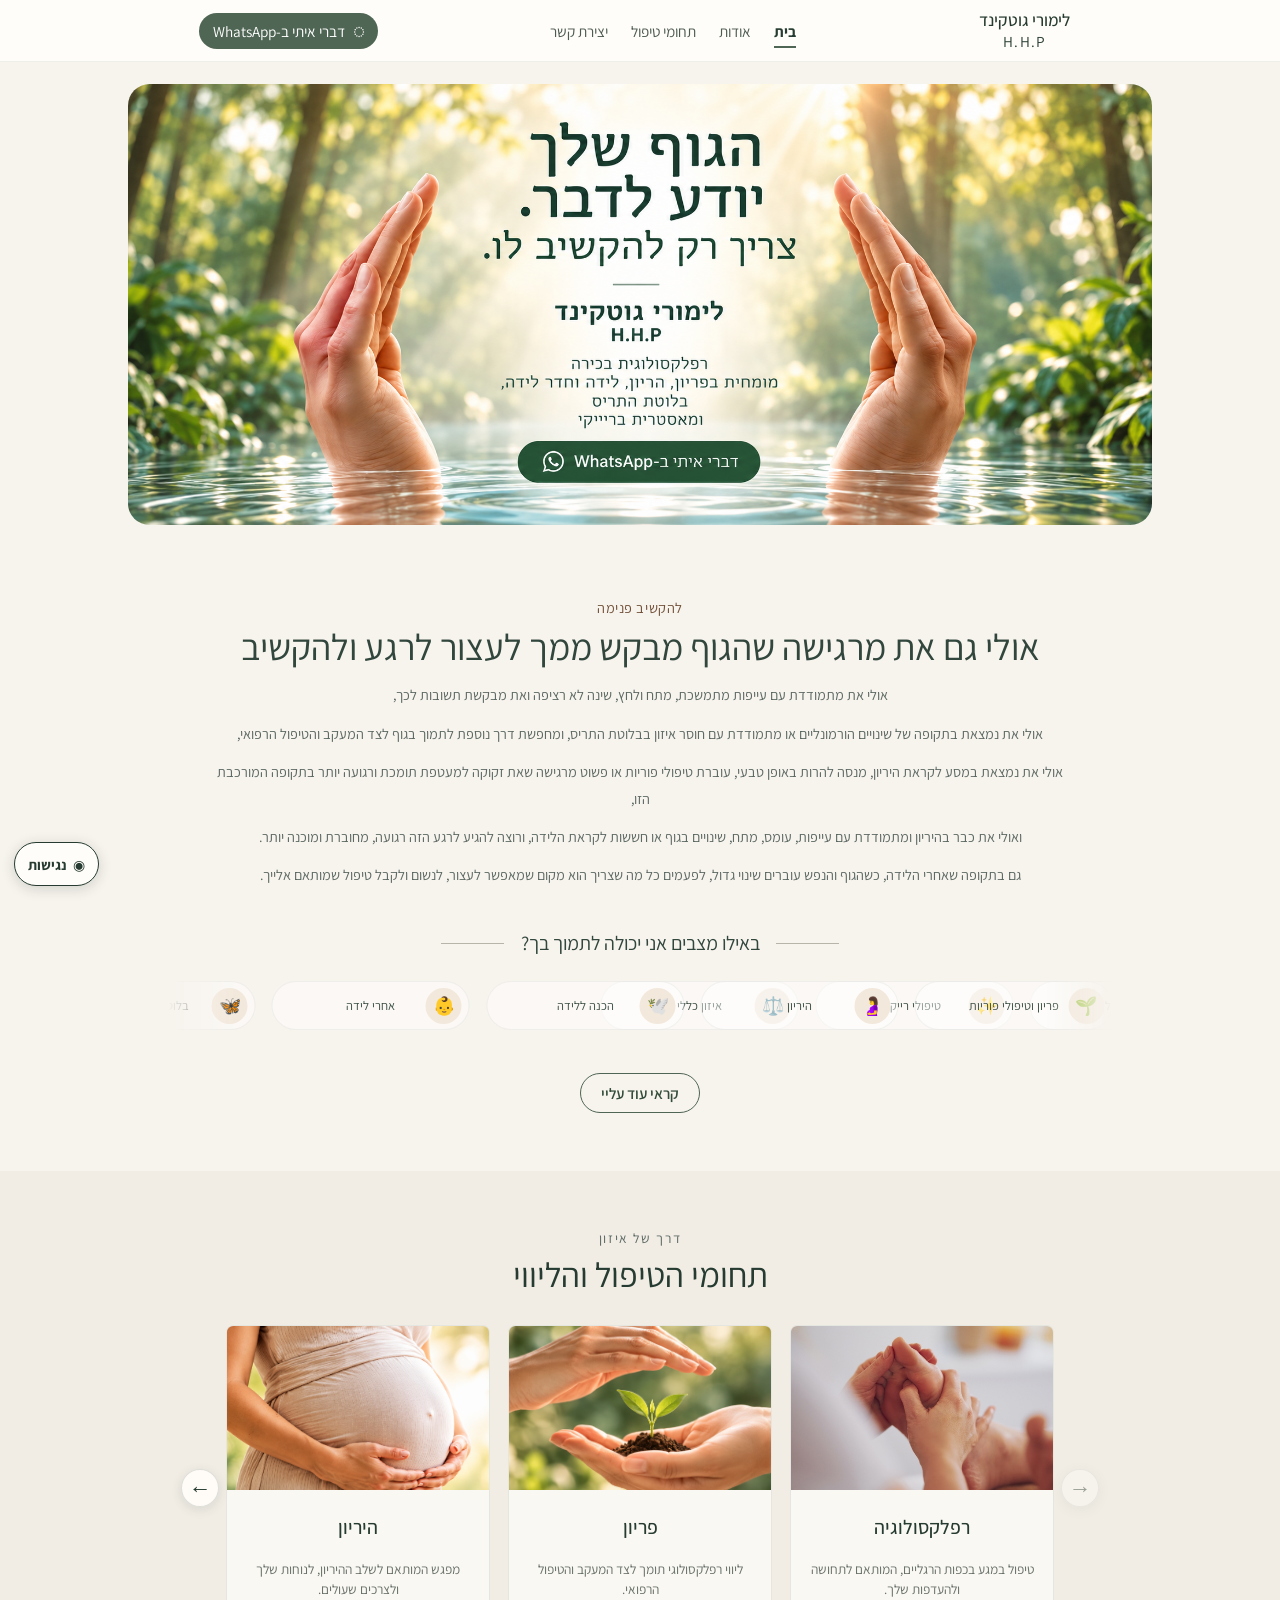
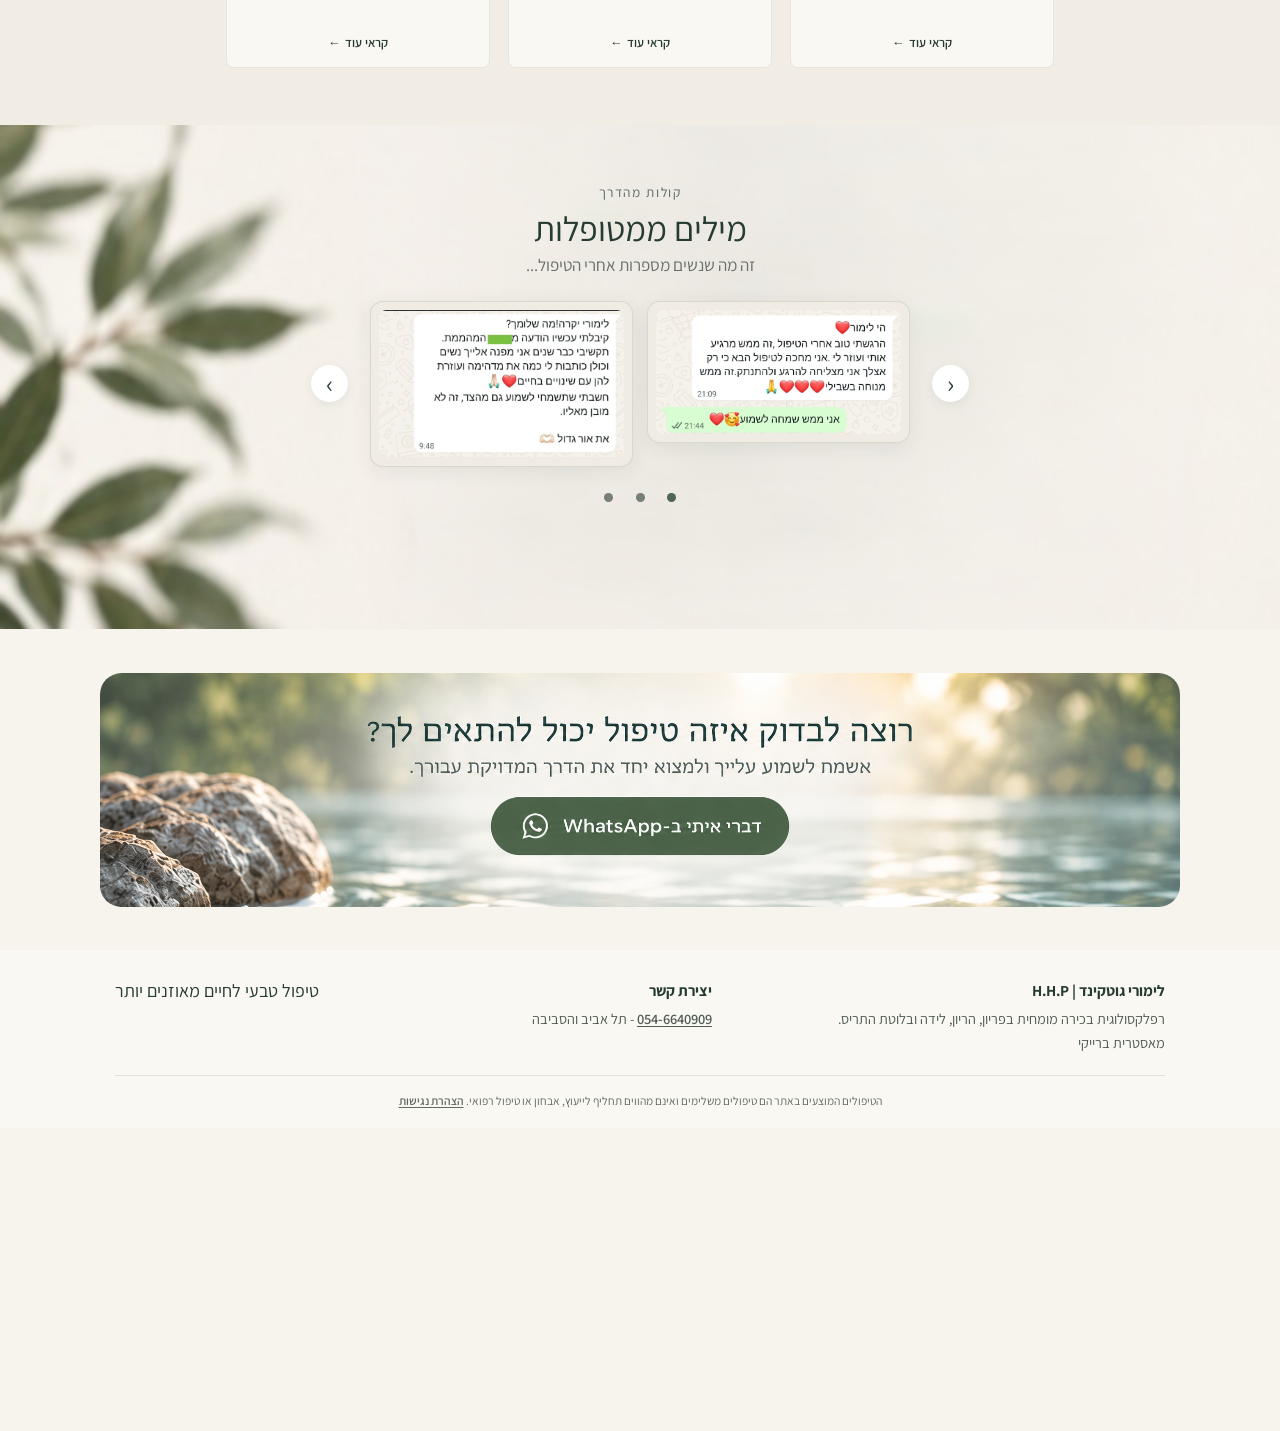
<file: index.html>
<!doctype html>
<html lang="he" dir="rtl">
  <head>
    <meta charset="UTF-8" />
    <meta name="viewport" content="width=device-width, initial-scale=1.0" />
    <meta name="description" content="טיפול טבעי ומדויק לרפלקסולוגיה, פוריות, היריון ולידה." />
    <meta property="og:title" content="לימורי גוטקינד | טיפול טבעי לחיים מאוזנים יותר" />
    <meta property="og:description" content="רפלקסולוגיה, רייקי וליווי טבעי לאורך הדרך." />
    <meta property="og:image" content="/og-image.jpg" />
    <title>לימורי גוטקינד | H.H.P</title>
    <link rel="icon" type="image/png" sizes="512x512" href="/favicon.png" />
    <link rel="stylesheet" href="styles.css" />
  </head>
  <body>
    <a class="skip-link" href="#main-content">דילוג לתוכן המרכזי</a>
    <div class="accessibility-tools">
      <button class="accessibility-toggle" id="accessibility-toggle" type="button" aria-controls="accessibility-panel" aria-expanded="false"><span aria-hidden="true">◉</span><span>נגישות</span></button>
      <div class="accessibility-panel" id="accessibility-panel" role="group" aria-label="אפשרויות נגישות" hidden>
        <h2>אפשרויות נגישות</h2>
        <button type="button" data-a11y-setting="contrast" aria-pressed="false">ניגודיות גבוהה</button>
        <button type="button" data-a11y-setting="links" aria-pressed="false">הדגשת קישורים</button>
        <button type="button" data-a11y-setting="motion" aria-pressed="false">עצירת תנועה</button>
        <button type="button" data-a11y-reset>איפוס כל הגדרות הנגישות</button>
        <button class="marquee-toggle" id="marquee-toggle" type="button" aria-controls="support-track" aria-pressed="false">השהיית גלילת האייקונים</button>
      </div>
    </div>
    <header class="site-header">
      <div class="header-inner">
        <a class="brand" href="#home"><strong>לימורי גוטקינד</strong><span>H.H.P</span></a>
        <nav class="main-nav" id="main-nav" aria-label="ניווט ראשי">
          <a class="active" href="index.html#home" aria-current="page">בית</a>
                    <a href="about.html">אודות</a>
          <a href="index.html#treatments">תחומי טיפול</a>
          <a href="index.html#contact">יצירת קשר</a>
        </nav>
        <a class="whatsapp-button header-cta" data-source="header" href="https://wa.me/972546640909?text=%D7%94%D7%99%D7%99%20%D7%9C%D7%99%D7%9E%D7%95%D7%A8%D7%99%2C%20%D7%94%D7%92%D7%A2%D7%AA%D7%99%20%D7%93%D7%A8%D7%9A%20%D7%94%D7%90%D7%AA%D7%A8%20%D7%95%D7%90%D7%A9%D7%9E%D7%97%20%D7%9C%D7%A9%D7%9E%D7%95%D7%A2%20%D7%A4%D7%A8%D7%98%D7%99%D7%9D%20%D7%9C%D7%92%D7%91%D7%99%20%D7%98%D7%99%D7%A4%D7%95%D7%9C." target="_blank" rel="noopener noreferrer"><span aria-hidden="true">◌</span><svg class="whatsapp-mark" viewBox="0 0 24 24" aria-hidden="true" focusable="false"><path d="M12 3.3a8.7 8.7 0 0 0-7.5 13.1L3.4 20l3.9-1A8.7 8.7 0 1 0 12 3.3Z" fill="none" stroke="currentColor" stroke-linecap="round" stroke-linejoin="round" stroke-width="1.8"/><path d="M8.4 7.4 7.3 8.5c-.5.5-.3 1.8.5 3.2.7 1.3 1.9 2.5 3.2 3.2 1.4.8 2.7 1 3.2.5l1.1-1.1 2.4 1.1-.4 2.3c-1.8.8-5.1-.3-8.1-3.3s-4.1-6.3-3.3-8.1l2.3-.4 1.1 2.4-1.1 1.1" fill="none" stroke="currentColor" stroke-linecap="round" stroke-linejoin="round" stroke-width="1.6"/></svg>דברי איתי ב-WhatsApp</a>
        <button class="menu-button" type="button" aria-label="פתיחת תפריט" aria-controls="main-nav" aria-expanded="false"><span></span><span></span><span></span></button>
      </div>
    </header>
    <main id="main-content" tabindex="-1">
      <section id="home" class="hero" aria-labelledby="home-title" style="background-image:url('images/hero-reference.png')"><div class="hero-wash" aria-hidden="true"></div><a class="hero-click-area" data-source="hero" href="https://wa.me/972546640909" target="_blank" rel="noopener noreferrer" aria-label="פתיחת שיחה עם לימורי ב-WhatsApp בכרטיסייה חדשה"></a><div class="hero-content"><h1 id="home-title">הגוף שלך יודע לדבר.</h1><p>לפעמים צריך רק להקשיב לו.</p></div></section>
<section id="intro" class="intro section-shell" aria-labelledby="intro-heading">

  <p class="section-kicker">להקשיב פנימה</p>

  <h2 id="intro-heading">אולי גם את מרגישה שהגוף מבקש ממך לעצור לרגע ולהקשיב</h2>

  <div class="intro-text">
    <p>
      אולי את מתמודדת עם עייפות מתמשכת, מתח ולחץ, שינה לא רציפה ואת מבקשת תשובות לכך,
    </p>
    <p>
      אולי את נמצאת בתקופה של שינויים הורמונליים או מתמודדת עם חוסר איזון בבלוטת התריס,
      ומחפשת דרך נוספת לתמוך בגוף לצד המעקב והטיפול הרפואי,
    </p>
    <p>
      אולי את נמצאת במסע לקראת היריון, מנסה להרות באופן טבעי, עוברת טיפולי פוריות או
      פשוט מרגישה שאת זקוקה למעטפת תומכת ורגועה יותר בתקופה המורכבת הזו,
    </p>
    <p>
      ואולי את כבר בהיריון ומתמודדת עם עייפות, עומס, מתח, שינויים בגוף או חששות לקראת
      הלידה, ורוצה להגיע לרגע הזה רגועה, מחוברת ומוכנה יותר.
    </p>
    <p>
      גם בתקופה שאחרי הלידה, כשהגוף והנפש עוברים שינוי גדול, לפעמים כל מה שצריך הוא
      מקום שמאפשר לעצור, לנשום ולקבל טיפול שמותאם אלייך.
    </p>
  </div>

  <div class="support-area">

    <div class="support-title">
      <span aria-hidden="true"></span>
      <h3>באילו מצבים אני יכולה לתמוך בך?</h3>
      <span aria-hidden="true"></span>
    </div>

    <div class="support-marquee" role="region" aria-label="תחומים שבהם ניתן לקבל תמיכה">
      <div class="support-track" id="support-track">
        <div class="support-tags">
          <div class="support-tag"><span class="tag-icon" aria-hidden="true">🌱</span><span>פריון וטיפולי פוריות</span></div>
          <div class="support-tag"><span class="tag-icon" aria-hidden="true">🤰</span><span>היריון</span></div>
          <div class="support-tag"><span class="tag-icon" aria-hidden="true">🕊️</span><span>הכנה ללידה</span></div>
          <div class="support-tag"><span class="tag-icon" aria-hidden="true">👶</span><span>אחרי לידה</span></div>
          <div class="support-tag"><span class="tag-icon" aria-hidden="true">🦋</span><span>בלוטת התריס</span></div>
          <div class="support-tag"><span class="tag-icon" aria-hidden="true">🌙</span><span>שינה</span></div>
          <div class="support-tag"><span class="tag-icon" aria-hidden="true">🫧</span><span>מתח וסטרס</span></div>
          <div class="support-tag"><span class="tag-icon" aria-hidden="true">🔋</span><span>עייפות</span></div>
          <div class="support-tag"><span class="tag-icon" aria-hidden="true">💪</span><span>שרירים תפוסים</span></div>
          <div class="support-tag"><span class="tag-icon" aria-hidden="true">🦶</span><span>רפלקסולוגיה לנשים</span></div>
          <div class="support-tag"><span class="tag-icon" aria-hidden="true">✨</span><span>טיפולי רייקי</span></div>
          <div class="support-tag"><span class="tag-icon" aria-hidden="true">⚖️</span><span>איזון כללי</span></div>
        </div>
        <div class="support-tags" aria-hidden="true">
          <div class="support-tag"><span class="tag-icon" aria-hidden="true">🌱</span><span>פריון וטיפולי פוריות</span></div>
          <div class="support-tag"><span class="tag-icon" aria-hidden="true">🤰</span><span>היריון</span></div>
          <div class="support-tag"><span class="tag-icon" aria-hidden="true">🕊️</span><span>הכנה ללידה</span></div>
          <div class="support-tag"><span class="tag-icon" aria-hidden="true">👶</span><span>אחרי לידה</span></div>
          <div class="support-tag"><span class="tag-icon" aria-hidden="true">🦋</span><span>בלוטת התריס</span></div>
          <div class="support-tag"><span class="tag-icon" aria-hidden="true">🌙</span><span>שינה</span></div>
          <div class="support-tag"><span class="tag-icon" aria-hidden="true">🫧</span><span>מתח וסטרס</span></div>
          <div class="support-tag"><span class="tag-icon" aria-hidden="true">🔋</span><span>עייפות</span></div>
          <div class="support-tag"><span class="tag-icon" aria-hidden="true">💪</span><span>שרירים תפוסים</span></div>
          <div class="support-tag"><span class="tag-icon" aria-hidden="true">🦶</span><span>רפלקסולוגיה לנשים</span></div>
          <div class="support-tag"><span class="tag-icon" aria-hidden="true">✨</span><span>טיפולי רייקי</span></div>
          <div class="support-tag"><span class="tag-icon" aria-hidden="true">⚖️</span><span>איזון כללי</span></div>
        </div>
      </div>
    </div>

  </div>
  <br><br>
  <a class="stories-link about-link" href="about.html"> קראי עוד עליי</a>

</section>
      <section id="treatments" class="treatments section-shell" aria-labelledby="treatments-heading">
        <p class="section-kicker">דרך של איזון</p>
        <h2 id="treatments-heading">תחומי הטיפול והליווי</h2>
        <div class="treatment-carousel">
          <button class="treatment-carousel-arrow treatment-previous" type="button" aria-label="התחום הקודם" aria-controls="treatment-grid" data-treatment-step="-1">→</button>
          <div class="treatment-grid" id="treatment-grid" role="region" aria-roledescription="קרוסלה" aria-label="תחומי הטיפול">
          <article class="treatment-card" aria-roledescription="שקופית" aria-label="1 מתוך 5: רפלקסולוגיה">
            <img src="images/reff.jpg" alt="כפות רגליים">
            <div class="card-body">
              <h3>רפלקסולוגיה</h3>
              <p>טיפול במגע בכפות הרגליים, המותאם לתחושה ולהעדפות שלך.</p>
              <button class="treatment-details" type="button" data-treatment="reflexology">קראי עוד<span aria-hidden="true">←</span></button>
            </div>
          </article>
          <article class="treatment-card" aria-roledescription="שקופית" aria-label="2 מתוך 5: פריון">
            <img class="fertility-image" src="images/Pirion.png" alt="אישה בהיריון">
            <div class="card-body">
              <h3>פריון</h3>
              <p>ליווי רפלקסולוגי תומך לצד המעקב והטיפול הרפואי.</p>
              <button class="treatment-details" type="button" data-treatment="fertility">קראי עוד<span aria-hidden="true">←</span></button>
            </div>
          </article>
          <article class="treatment-card" aria-roledescription="שקופית" aria-label="3 מתוך 5: היריון">
            <img class="pregnancy-image" src="images/treatment-pregnancy.png" alt="אישה בהיריון">
            <div class="card-body">
              <h3>היריון</h3>
              <p>מפגש המותאם לשלב ההיריון, לנוחות שלך ולצרכים שעולים.</p>
              <button class="treatment-details" type="button" data-treatment="pregnancy">קראי עוד<span aria-hidden="true">←</span></button>
            </div>
          </article>
          <article class="treatment-card" aria-roledescription="שקופית" aria-label="4 מתוך 5: לידה">
            <img src="images/Lida.png" alt="כפות רגליים של תינוק אחרי לידה">
            <div class="card-body">
              <h3>לידה</h3>
              <p>הכנה ותמיכה רפלקסולוגית לקראת הלידה ובתיאום עם הצוות המטפל.</p>
              <button class="treatment-details" type="button" data-treatment="birth">קראי עוד<span aria-hidden="true">←</span></button>
            </div>
          </article>
          <article class="treatment-card" aria-roledescription="שקופית" aria-label="5 מתוך 5: רייקי">
            <img src="images/treatment-reiki.png" alt="ידיים במפגש טיפולי">
            <div class="card-body">
              <h3>רייקי</h3>
              <p>מרחב רגוע לעצירה, הקשבה ומגע מותאם, בהתאם להעדפות שלך.</p>
              <button class="treatment-details" type="button" data-treatment="reiki">קראי עוד<span aria-hidden="true">←</span></button>
            </div>
          </article>
          </div>
          <button class="treatment-carousel-arrow treatment-next" type="button" aria-label="התחום הבא" aria-controls="treatment-grid" data-treatment-step="1">←</button>
          <p class="visually-hidden" id="treatment-status" role="status" aria-live="polite"></p>
        </div>
      </section>
      <dialog class="treatment-dialog" id="treatment-dialog" aria-labelledby="treatment-dialog-title" aria-describedby="treatment-dialog-content">
        <button class="treatment-dialog-close" type="button" aria-label="סגירת החלון">×</button>
        <p class="section-kicker">הטיפול והליווי</p>
        <h2 id="treatment-dialog-title"></h2>
        <div id="treatment-dialog-content"></div>
        <p class="treatment-dialog-note">הטיפולים הם משלימים ואינם מהווים תחליף לייעוץ, אבחון או טיפול רפואי.</p>
      </dialog>
      <section class="testimonials section-shell" role="region" aria-labelledby="testimonials-heading" aria-roledescription="קרוסלה" style="background-image:url('images/צילום\ מסך\ 2026-09-13\ 172906.png')"><p class="section-kicker">קולות מהדרך</p><h2 id="testimonials-heading">מילים ממטופלות</h2><p class="section-subtitle">זה מה שנשים מספרות אחרי הטיפול...</p><div class="testimonial-stage" role="group" aria-label="המלצות מטופלות"><button class="carousel-arrow" type="button" data-direction="1" aria-label="הביקורות הבאות" aria-controls="testimonial-gallery">‹</button><div class="testimonial-gallery" id="testimonial-gallery" role="group" aria-label="קבוצת המלצות" aria-live="polite"><figure class="testimonial-frame"><img src="images/P1.png" alt="צילום מסך של הודעת המלצה על טיפול מרגיע ותומך." loading="lazy"><figcaption><details class="testimonial-transcript"><p>היי לימור, הרגשתי טוב אחרי הטיפול, זה ממש מרגיע אותי ועוזר לי. אני מחכה לטיפול הבא, כי רק אצלך אני מצליחה להירגע ולהתנתק. זה ממש מנוחה בשבילי. אני ממש שמחה לשמוע.</p></details></figcaption></figure><figure class="testimonial-frame"><img src="images/P2.png" alt="צילום מסך של הודעת המלצה על ליווי לנשים בתקופות של שינוי." loading="lazy"><figcaption><details class="testimonial-transcript"><summary>קריאת ההמלצה כטקסט</summary><p>לימורי יקרה, מה שלומך? קיבלתי עכשיו הודעה מהשם שמוסתר בתמונה. תקשיבי, כבר שנים אני מפנה אלייך נשים, וכולן כותבות לי כמה את מדהימה ועוזרת להן עם שינויים בחיים. חשבתי שתשמחי לשמוע גם מהצד, זה לא מובן מאליו. את אור גדול.</p></details></figcaption></figure></div><button class="carousel-arrow" type="button" data-direction="-1" aria-label="הביקורות הקודמות" aria-controls="testimonial-gallery">›</button></div><div class="dots" role="group" aria-label="בחירת קבוצת המלצות"><button class="selected" type="button" data-slide="0" aria-label="קבוצת המלצות 1" aria-controls="testimonial-gallery" aria-pressed="true"></button><button type="button" data-slide="1" aria-label="קבוצת המלצות 2" aria-controls="testimonial-gallery" aria-pressed="false"></button><button type="button" data-slide="2" aria-label="קבוצת המלצות 3" aria-controls="testimonial-gallery" aria-pressed="false"></button></div><a class="stories-link" href="stories.html">לקריאת סיפורים נוספים</a></section>
      <section id="contact" class="final-cta" aria-labelledby="contact-heading" style="background-image:url('images/final-cta-reference.png')"><div class="final-cta-wash" aria-hidden="true"></div><a class="cta-click-area" data-source="final_cta" href="https://wa.me/972546640909" target="_blank" rel="noopener noreferrer" aria-label="פתיחת שיחה עם לימורי ב-WhatsApp בכרטיסייה חדשה"></a><div class="final-cta-content"><h2 id="contact-heading">רוצה לבדוק איזה טיפול יכול להתאים לך?</h2><p>אשמח לשמוע עלייך ולמצוא יחד את הדרך המדויקת עבורך.</p></div></section>
    </main>
    <footer class="site-footer"><div class="footer-grid"><div>
    <strong>לימורי גוטקינד | H.H.P</strong>
    <p>רפלקסולוגית בכירה מומחית בפריון, הריון, לידה ובלוטת התריס.<br> מאסטרית ברייקי</p>
  </div><div><strong>יצירת קשר</strong><p><a href="https://wa.me/972546640909" target="_blank" rel="noopener noreferrer">054-6640909</a> - תל אביב והסביבה</p></div><div class="footer-statement">טיפול טבעי לחיים מאוזנים יותר</div></div><small>הטיפולים המוצעים באתר הם טיפולים משלימים ואינם מהווים תחליף לייעוץ, אבחון או טיפול רפואי. <a href="accessibility.html">הצהרת נגישות</a></small></footer>
    <script src="script.js"></script>
  </body>
</html>
</file>
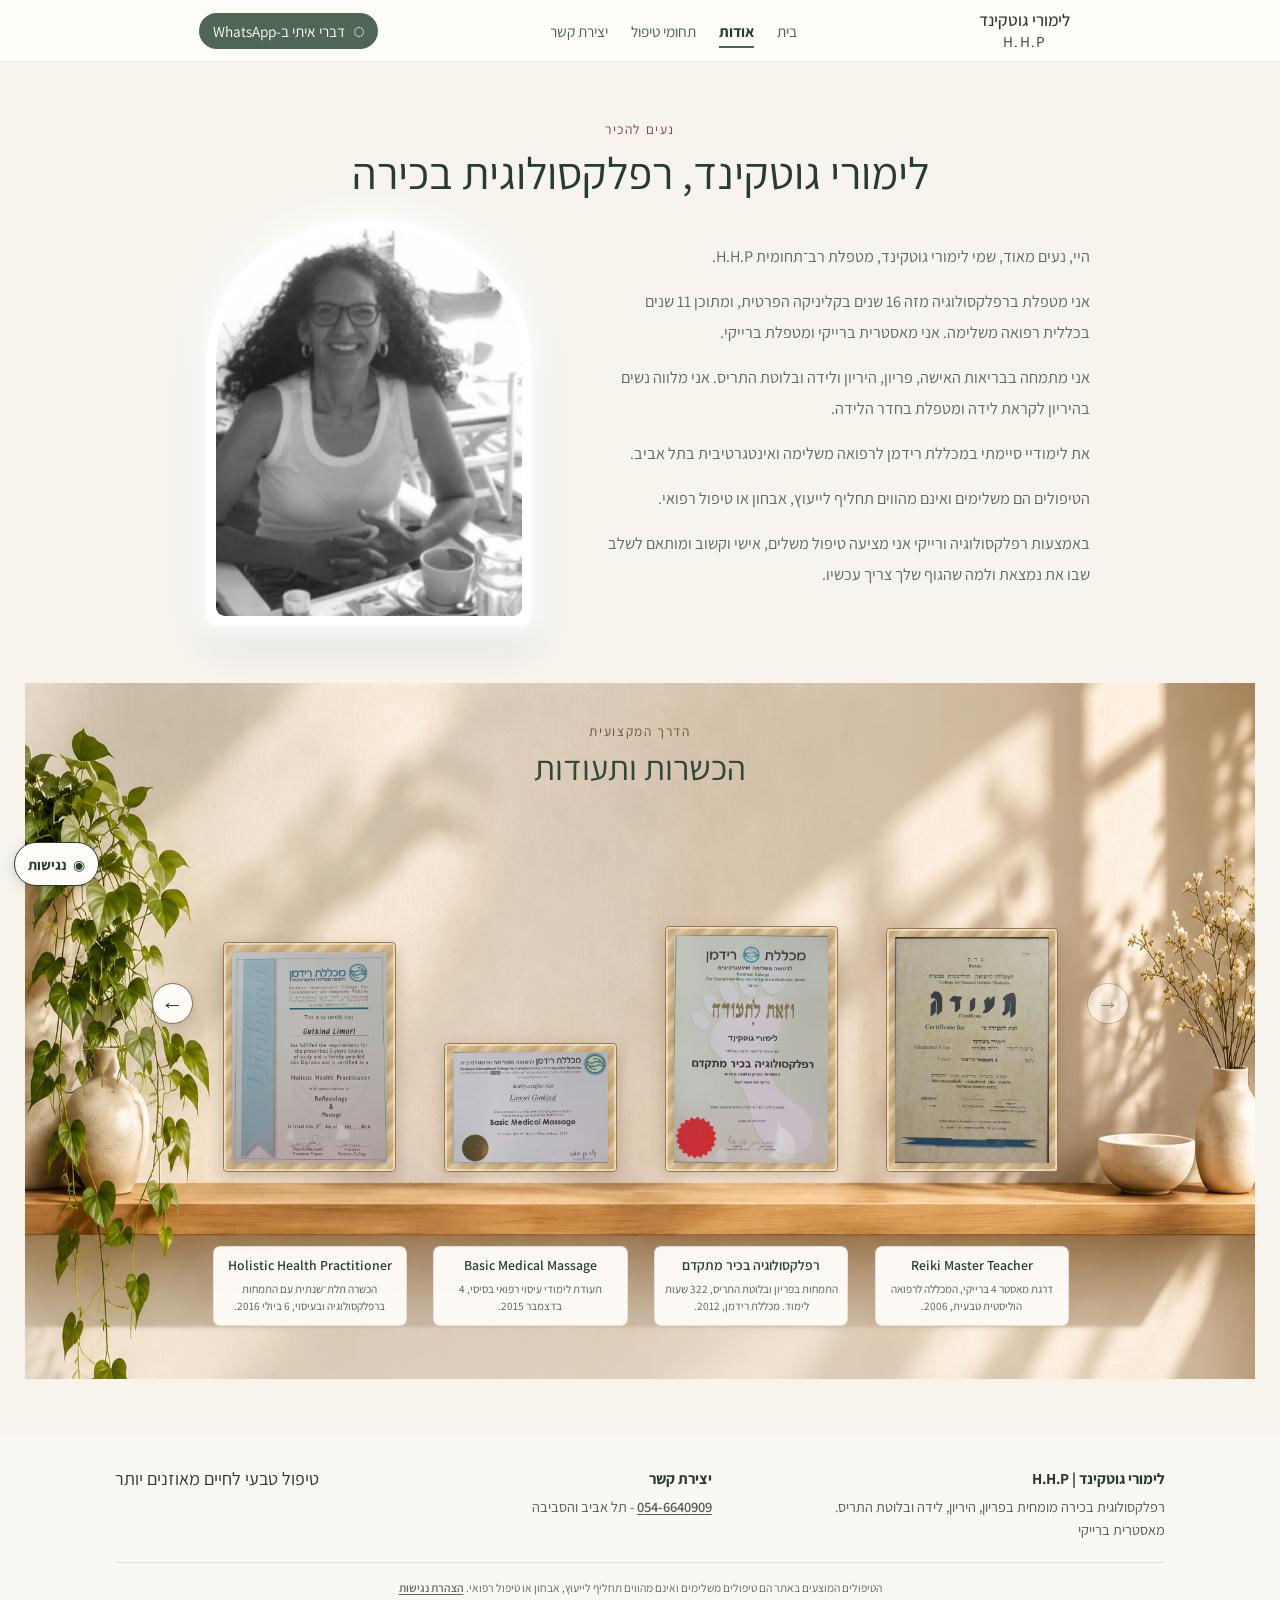
<file: about.html>
<!doctype html>
<html lang="he" dir="rtl">
  <head>
    <meta charset="UTF-8" />
    <meta name="viewport" content="width=device-width, initial-scale=1.0" />
    <meta name="description" content="הכירי את לימורי גוטקינד, רפלקסולוגית בכירה ומאסטרית ברייקי." />
    <meta property="og:title" content="אודות לימורי גוטקינד" />
    <meta property="og:description" content="רפלקסולוגיה, רייקי וליווי אישי בתקופות של שינוי." />
    <title>אודות לימורי גוטקינד | H.H.P</title>
    <link rel="icon" type="image/png" sizes="512x512" href="/favicon.png" />
    <link rel="stylesheet" href="styles.css" />
  </head>
  <body>
    <a class="skip-link" href="#main-content">דילוג לתוכן המרכזי</a>
    <div class="accessibility-tools">
      <button class="accessibility-toggle" id="accessibility-toggle" type="button" aria-controls="accessibility-panel" aria-expanded="false"><span aria-hidden="true">◉</span><span>נגישות</span></button>
      <div class="accessibility-panel" id="accessibility-panel" role="group" aria-label="אפשרויות נגישות" hidden>
        <h2>אפשרויות נגישות</h2>
        <button type="button" data-a11y-setting="contrast" aria-pressed="false">ניגודיות גבוהה</button>
        <button type="button" data-a11y-setting="links" aria-pressed="false">הדגשת קישורים</button>
        <button type="button" data-a11y-setting="motion" aria-pressed="false">עצירת תנועה</button>
        <button type="button" data-a11y-reset>איפוס כל הגדרות הנגישות</button>
      </div>
    </div>
    <header class="site-header">
      <div class="header-inner">
        <a class="brand" href="index.html"><strong>לימורי גוטקינד</strong><span>H.H.P</span></a>
        <nav class="main-nav" id="main-nav" aria-label="ניווט ראשי">
          <a href="index.html#home">בית</a>
                    <a class="active" href="about.html" aria-current="page">אודות</a>
          <a href="index.html#treatments">תחומי טיפול</a>
          <a href="index.html#contact">יצירת קשר</a>
        </nav>
        <a class="whatsapp-button header-cta" href="https://wa.me/972546640909" target="_blank" rel="noopener noreferrer"><span aria-hidden="true">◌</span><svg class="whatsapp-mark" viewBox="0 0 24 24" aria-hidden="true" focusable="false"><path d="M12 3.3a8.7 8.7 0 0 0-7.5 13.1L3.4 20l3.9-1A8.7 8.7 0 1 0 12 3.3Z" fill="none" stroke="currentColor" stroke-linecap="round" stroke-linejoin="round" stroke-width="1.8"/><path d="M8.4 7.4 7.3 8.5c-.5.5-.3 1.8.5 3.2.7 1.3 1.9 2.5 3.2 3.2 1.4.8 2.7 1 3.2.5l1.1-1.1 2.4 1.1-.4 2.3c-1.8.8-5.1-.3-8.1-3.3s-4.1-6.3-3.3-8.1l2.3-.4 1.1 2.4-1.1 1.1" fill="none" stroke="currentColor" stroke-linecap="round" stroke-linejoin="round" stroke-width="1.6"/></svg>דברי איתי ב-WhatsApp</a>
        <button class="menu-button" type="button" aria-label="פתיחת תפריט" aria-controls="main-nav" aria-expanded="false"><span></span><span></span><span></span></button>
      </div>
    </header>
    <main id="main-content" tabindex="-1">
      <section class="about-page section-shell" aria-labelledby="about-heading">
        <p class="section-kicker">נעים להכיר</p>
        <h1 id="about-heading">לימורי גוטקינד, רפלקסולוגית בכירה</h1>
        <div class="about-layout">
          <div class="about-copy">
            <p>היי, נעים מאוד, שמי לימורי גוטקינד, מטפלת רב־תחומית H.H.P.</p>
            <p>אני מטפלת ברפלקסולוגיה מזה 16 שנים בקליניקה הפרטית, ומתוכן 11 שנים בכללית רפואה משלימה. אני מאסטרית ברייקי ומטפלת ברייקי.</p>
            <p>אני מתמחה בבריאות האישה, פריון, היריון ולידה ובלוטת התריס. אני מלווה נשים בהיריון לקראת לידה ומטפלת בחדר הלידה.</p>
            <p>את לימודיי סיימתי במכללת רידמן לרפואה משלימה ואינטגרטיבית בתל אביב.</p>
            <p>הטיפולים הם משלימים ואינם מהווים תחליף לייעוץ, אבחון או טיפול רפואי.</p>
            <p>באמצעות רפלקסולוגיה ורייקי אני מציעה טיפול משלים, אישי וקשוב ומותאם לשלב שבו את נמצאת ולמה שהגוף שלך צריך עכשיו.</p>
          </div>
          <figure class="about-image-frame">
            <img src="images/LIMORI.png" alt="לימורי גוטקינד, מטפלת ברפלקסולוגיה ורייקי" />
          </figure>
        </div>
        <section class="credentials" aria-labelledby="credentials-title">
          <p class="section-kicker">הדרך המקצועית</p>
          <h2 id="credentials-title">הכשרות ותעודות</h2>
          <div class="certificate-carousel" id="certificate-carousel" role="region" aria-roledescription="קרוסלה" aria-labelledby="credentials-title">
            <button class="certificate-arrow certificate-previous" type="button" data-certificate-step="-1" aria-label="התעודות הקודמות" aria-controls="certificate-track">→</button>
            <div class="certificate-track" id="certificate-track" tabindex="0" aria-label="תעודות והכשרות">
              <figure class="certificate-card" aria-roledescription="שקופית" aria-label="תעודה 1 מתוך 6: Reiki Master Teacher">
                <div class="certificate-frame"><img src="images/T6.png" alt="תעודת Reiki Master Teacher, דרגה 4, מכללת ברק, 2006." loading="lazy" /></div>
                <figcaption class="certificate-caption"><h3>Reiki Master Teacher</h3><p>דרגת מאסטר 4 ברייקי, המכללה לרפואה הוליסטית טבעית, 2006.</p></figcaption>
              </figure>
              <figure class="certificate-card" aria-roledescription="שקופית" aria-label="תעודה 2 מתוך 6: רפלקסולוגיה בכיר מתקדם">
                <div class="certificate-frame"><img src="images/T2.png" alt="תעודת לימודי רפלקסולוגיה בכיר מתקדם, בהתמחות בפריון ובלוטת התריס, 322 שעות לימוד, 2012." loading="lazy" /></div>
                <figcaption class="certificate-caption"><h3>רפלקסולוגיה בכיר מתקדם</h3><p>התמחות בפריון ובלוטת התריס, 322 שעות לימוד. מכללת רידמן, 2012.</p></figcaption>
              </figure>
              <figure class="certificate-card" aria-roledescription="שקופית" aria-label="תעודה 3 מתוך 6: Basic Medical Massage">
                <div class="certificate-frame"><img src="images/T3.png" alt="תעודת Basic Medical Massage, 4 בדצמבר 2015." loading="lazy" /></div>
                <figcaption class="certificate-caption"><h3>Basic Medical Massage</h3><p>תעודת לימודי עיסוי רפואי בסיסי, 4 בדצמבר 2015.</p></figcaption>
              </figure>
              <figure class="certificate-card" aria-roledescription="שקופית" aria-label="תעודה 4 מתוך 6: Holistic Health Practitioner">
                <div class="certificate-frame"><img src="images/T4.png" alt="תעודת Holistic Health Practitioner עם התמחות ברפלקסולוגיה ובעיסוי, 2016." loading="lazy" /></div>
                <figcaption class="certificate-caption"><h3>Holistic Health Practitioner</h3><p>הכשרה תלת־שנתית עם התמחות ברפלקסולוגיה ובעיסוי, 6 ביולי 2016.</p></figcaption>
              </figure>
              <figure class="certificate-card" aria-roledescription="שקופית" aria-label="תעודה 5 מתוך 6: קורס הרה מאמא">
                <div class="certificate-frame">
                  <img src="images/T1.png" alt="תעודת סיום קורס הרה מאמא, בהדרכת גילה רונאל, 27 שעות אקדמיות, אפריל עד מאי 2025." />
                </div>
                <figcaption class="certificate-caption">
                  <h3>קורס הרה מאמא</h3>
                  <p>תעודת סיום קורס בהדרכת גילה רונאל, בהיקף 27 שעות אקדמיות (אפריל–מאי 2025).</p>
                </figcaption>
              </figure>
              <figure class="certificate-card" aria-roledescription="שקופית" aria-label="תעודה 6 מתוך 6: הכשרת מטפלות בחדרי לידה">
                <div class="certificate-frame"><img src="images/T5.png" alt="תעודת סיום קורס הכשרת מטפלות בחדרי לידה, 90 שעות אקדמיות, 2026." loading="lazy" /></div>
                <figcaption class="certificate-caption"><h3>הכשרת מטפלות בחדרי לידה</h3><p>תעודת סיום קורס בהיקף 90 שעות אקדמיות (מאי–ספטמבר 2026).</p></figcaption>
              </figure>
            </div>
            <button class="certificate-arrow certificate-next" type="button" data-certificate-step="1" aria-label="התעודות הבאות" aria-controls="certificate-track">←</button>
            <p class="visually-hidden" id="certificate-status" role="status" aria-live="polite"></p>
          </div>
        </section>
      </section>
      </main>
    <footer class="site-footer">
      <div class="footer-grid">
        <div><strong>לימורי גוטקינד | H.H.P</strong><p>רפלקסולוגית בכירה מומחית בפריון, היריון, לידה ובלוטת התריס.<br />מאסטרית ברייקי</p></div>
        <div><strong>יצירת קשר</strong><p><a href="https://wa.me/972546640909" target="_blank" rel="noopener noreferrer">054-6640909</a> - תל אביב והסביבה</p></div>
        <div class="footer-statement">טיפול טבעי לחיים מאוזנים יותר</div>
      </div>
      <small>הטיפולים המוצעים באתר הם טיפולים משלימים ואינם מהווים תחליף לייעוץ, אבחון או טיפול רפואי. <a href="accessibility.html">הצהרת נגישות</a></small>
    </footer>
    <script src="script.js"></script>
  </body>
</html>
</file>
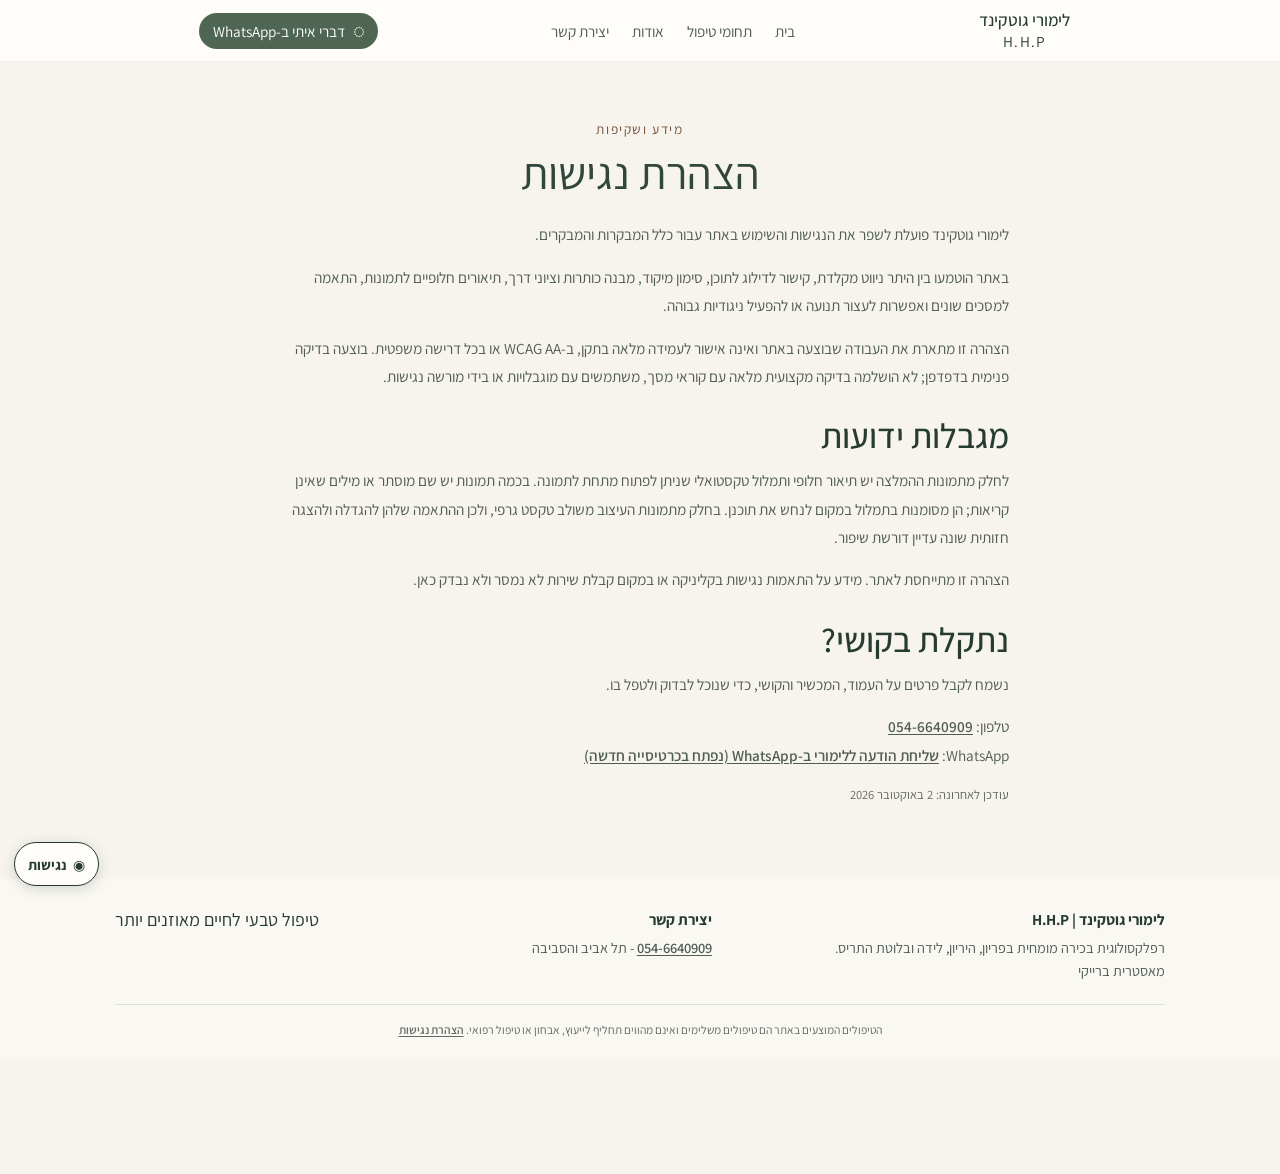
<file: accessibility.html>
<!doctype html>
<html lang="he" dir="rtl">
  <head>
    <meta charset="UTF-8" />
    <meta name="viewport" content="width=device-width, initial-scale=1.0" />
    <meta name="description" content="הצהרת נגישות ומידע על דרכים לקבל סיוע בשימוש באתר לימורי גוטקינד." />
    <title>הצהרת נגישות | לימורי גוטקינד</title>
    <link rel="icon" type="image/png" sizes="512x512" href="/favicon.png" />
    <link rel="stylesheet" href="styles.css" />
  </head>
  <body>
    <a class="skip-link" href="#main-content">דילוג לתוכן המרכזי</a>
    <div class="accessibility-tools">
      <button class="accessibility-toggle" id="accessibility-toggle" type="button" aria-controls="accessibility-panel" aria-expanded="false"><span aria-hidden="true">◉</span><span>נגישות</span></button>
      <div class="accessibility-panel" id="accessibility-panel" role="group" aria-label="אפשרויות נגישות" hidden>
        <h2>אפשרויות נגישות</h2>
        <button type="button" data-a11y-setting="contrast" aria-pressed="false">ניגודיות גבוהה</button>
        <button type="button" data-a11y-setting="links" aria-pressed="false">הדגשת קישורים</button>
        <button type="button" data-a11y-setting="motion" aria-pressed="false">עצירת תנועה</button>
        <button type="button" data-a11y-reset>איפוס כל הגדרות הנגישות</button>
      </div>
    </div>
    <header class="site-header">
      <div class="header-inner">
        <a class="brand" href="index.html"><strong>לימורי גוטקינד</strong><span>H.H.P</span></a>
        <nav class="main-nav" id="main-nav" aria-label="ניווט ראשי">
          <a href="index.html#home">בית</a>
          <a href="index.html#treatments">תחומי טיפול</a>
          <a href="about.html">אודות</a>
          <a href="index.html#contact">יצירת קשר</a>
        </nav>
        <a class="whatsapp-button header-cta" href="https://wa.me/972546640909" target="_blank" rel="noopener noreferrer"><span aria-hidden="true">◌</span><svg class="whatsapp-mark" viewBox="0 0 24 24" aria-hidden="true" focusable="false"><path d="M12 3.3a8.7 8.7 0 0 0-7.5 13.1L3.4 20l3.9-1A8.7 8.7 0 1 0 12 3.3Z" fill="none" stroke="currentColor" stroke-linecap="round" stroke-linejoin="round" stroke-width="1.8"/><path d="M8.4 7.4 7.3 8.5c-.5.5-.3 1.8.5 3.2.7 1.3 1.9 2.5 3.2 3.2 1.4.8 2.7 1 3.2.5l1.1-1.1 2.4 1.1-.4 2.3c-1.8.8-5.1-.3-8.1-3.3s-4.1-6.3-3.3-8.1l2.3-.4 1.1 2.4-1.1 1.1" fill="none" stroke="currentColor" stroke-linecap="round" stroke-linejoin="round" stroke-width="1.6"/></svg>דברי איתי ב-WhatsApp</a>
        <button class="menu-button" type="button" aria-label="פתיחת תפריט" aria-controls="main-nav" aria-expanded="false"><span></span><span></span><span></span></button>
      </div>
    </header>
    <main id="main-content" tabindex="-1">
      <section class="accessibility-page section-shell" aria-labelledby="accessibility-title">
        <p class="section-kicker">מידע ושקיפות</p>
        <h1 id="accessibility-title">הצהרת נגישות</h1>
        <div class="accessibility-copy">
          <p>לימורי גוטקינד פועלת לשפר את הנגישות והשימוש באתר עבור כלל המבקרות והמבקרים.</p>
          <p>באתר הוטמעו בין היתר ניווט מקלדת, קישור לדילוג לתוכן, סימון מיקוד, מבנה כותרות וציוני דרך, תיאורים חלופיים לתמונות, התאמה למסכים שונים ואפשרות לעצור תנועה או להפעיל ניגודיות גבוהה.</p>
          <p>הצהרה זו מתארת את העבודה שבוצעה באתר ואינה אישור לעמידה מלאה בתקן, ב-WCAG AA או בכל דרישה משפטית. בוצעה בדיקה פנימית בדפדפן; לא הושלמה בדיקה מקצועית מלאה עם קוראי מסך, משתמשים עם מוגבלויות או בידי מורשה נגישות.</p>
          <h2>מגבלות ידועות</h2>
          <p>לחלק מתמונות ההמלצה יש תיאור חלופי ותמלול טקסטואלי שניתן לפתוח מתחת לתמונה. בכמה תמונות יש שם מוסתר או מילים שאינן קריאות; הן מסומנות בתמלול במקום לנחש את תוכנן. בחלק מתמונות העיצוב משולב טקסט גרפי, ולכן ההתאמה שלהן להגדלה ולהצגה חזותית שונה עדיין דורשת שיפור.</p>
          <p>הצהרה זו מתייחסת לאתר. מידע על התאמות נגישות בקליניקה או במקום קבלת שירות לא נמסר ולא נבדק כאן.</p>
          <h2>נתקלת בקושי?</h2>
          <p>נשמח לקבל פרטים על העמוד, המכשיר והקושי, כדי שנוכל לבדוק ולטפל בו.</p>
          <p class="accessibility-contact">טלפון: <a href="tel:+972546640909">054-6640909</a><br />WhatsApp: <a href="https://wa.me/972546640909" target="_blank" rel="noopener noreferrer">שליחת הודעה ללימורי ב-WhatsApp (נפתח בכרטיסייה חדשה)</a></p>
          <p class="accessibility-updated">עודכן לאחרונה: 2 באוקטובר 2026</p>
        </div>
      </section>
    </main>
    <footer class="site-footer">
      <div class="footer-grid">
        <div><strong>לימורי גוטקינד | H.H.P</strong><p>רפלקסולוגית בכירה מומחית בפריון, היריון, לידה ובלוטת התריס.<br />מאסטרית ברייקי</p></div>
        <div><strong>יצירת קשר</strong><p><a href="https://wa.me/972546640909" target="_blank" rel="noopener noreferrer">054-6640909</a> - תל אביב והסביבה</p></div>
        <div class="footer-statement">טיפול טבעי לחיים מאוזנים יותר</div>
      </div>
      <small>הטיפולים המוצעים באתר הם טיפולים משלימים ואינם מהווים תחליף לייעוץ, אבחון או טיפול רפואי. <a href="accessibility.html" aria-current="page">הצהרת נגישות</a></small>
    </footer>
    <script src="script.js"></script>
  </body>
</html>
</file>
<file: styles.css>
@import url('https://fonts.googleapis.com/css2?family=Assistant:wght@400;500;600;700&display=swap');

:root {
  color-scheme: light;
  --content-width: 1200px;
  font-family: 'Assistant', sans-serif;
  color: #263b31;
  background: #f7f4ee;
  font-synthesis: none;
  text-rendering: optimizeLegibility;
}

* { box-sizing: border-box; }
html { scroll-behavior: smooth; }
body { margin: 0; min-width: 320px; background: #f7f4ee; }
a { color: inherit; text-decoration: none; }
button { font: inherit; }
a:focus-visible, button:focus-visible, summary:focus-visible, [tabindex="-1"]:focus-visible { outline: 3px solid #71451f; outline-offset: 3px; }
:target { scroll-margin-block-start: 6rem; }
.skip-link { position: fixed; top: 12px; right: 12px; z-index: 30; padding: 12px 16px; transform: translateY(-160%); border-radius: 4px; background: #263b31; color: #fff; font-size: 16px; font-weight: 700; }
.skip-link:focus { transform: translateY(0); }

.site-header { position: sticky; top: 0; z-index: 5; background: rgba(255, 253, 249, .96); border-bottom: 1px solid rgba(38, 59, 49, .07); }
.header-inner { width: min(var(--content-width), 100%); height: 78px; margin: auto; padding: 0 28px; display: flex; align-items: center; justify-content: space-between; gap: 28px; }
.brand { display: flex; flex: 0 0 auto; flex-direction: column; align-items: center; min-width: 145px; line-height: 1.05; }
.brand strong { font-size: 18px; font-weight: 500; }
.brand span { font-family: 'Assistant', sans-serif; font-size: 16px; letter-spacing: .08em; margin-top: 3px; }
.main-nav { display: flex; align-items: stretch; justify-content: center; gap: clamp(20px, 3vw, 42px); height: 100%; }
.main-nav a { position: relative; display: flex; align-items: center; font-size: 16px; color: #4e5b53; white-space: nowrap; }
.main-nav a.active { font-weight: 700; color: #263b31; }
.main-nav a.active::after { content: ''; position: absolute; bottom: 18px; left: 0; right: 0; height: 2px; background: #4f6654; }
.whatsapp-button { display: inline-flex; align-items: center; justify-content: center; gap: 9px; min-height: 44px; padding: 10px 22px; border-radius: 999px; background: #4f6654; color: #fff; font-size: 16px; white-space: nowrap; transition: background .2s, transform .2s; }
.whatsapp-button:hover { background: #344d3b; transform: translateY(-2px); }
.whatsapp-button span { font-size: 23px; line-height: 1; }
.whatsapp-mark { display: none; width: 24px; height: 24px; }
.header-cta { flex: 0 0 auto; min-width: 190px; }
.menu-button { display: none; background: none; border: 0; padding: 8px; cursor: pointer; }
.menu-button span { display: block; width: 24px; height: 2px; margin: 5px; background: #263b31; }

.hero { position: relative; isolation: isolate; width: 100%; aspect-ratio: 866 / 372; background-position: center; background-size: 100% 100%; background-repeat: no-repeat; display: grid; place-items: center; overflow: hidden; }
.hero-wash, .final-cta-wash { position: absolute; inset: 0; background: transparent; z-index: -1; }
.hero-click-area, .cta-click-area { position: absolute; inset: 0; z-index: 2; cursor: pointer; }
.hero-content, .final-cta-content { position: absolute; width: 1px; height: 1px; overflow: hidden; clip-path: inset(50%); }

.section-shell { width: min(var(--content-width), 100%); margin: auto; padding: 82px 28px; text-align: center; }
.section-shell h2 { margin: 0 0 15px; font-weight: 400; font-size: clamp(35px, 4vw, 50px); line-height: 1.1; }
.section-kicker { margin: 0 0 10px; font-size: 15px; letter-spacing: .12em; color: #5d6964; }
#intro { width: 100%; max-width: none; direction: rtl; text-align: center; padding: 70px 24px 80px; background: #f7f3ed; color: #31463d; }
#intro .section-kicker { margin-bottom: 10px; color: #72513a; font-size: 16px; letter-spacing: .04em; }
#intro h2 { margin: 0 0 14px; color: #31463d; font-size: clamp(33px, calc(5vw - 5px), 53px); font-weight: 400; line-height: 1.15; }
#intro .intro-lead { margin-bottom: 28px; color: #5d6964; font-size: 20px; }
#intro .intro-text { max-width: 950px; margin: 0 auto; color: #5d6964; font-size: 18px; line-height: 1.9; }
#intro .intro-text p { margin: 0 0 12px; }
.support-area { margin-top: 46px; }
.support-title { display: flex; align-items: center; justify-content: center; gap: 18px; margin-bottom: 28px; }
.support-title span { width: 70px; height: 1px; background: #b7b4aa; }
.support-title h3 { margin: 0; color: #31463d; font-size: 26px; font-weight: 400; }
.support-marquee { max-width: 1050px; margin: 0 auto; overflow: hidden; direction: rtl; mask-image: linear-gradient(90deg, transparent, #000 7%, #000 93%, transparent); }
.marquee-toggle { display: inline-flex; min-height: 44px; align-items: center; justify-content: center; margin: 0 0 12px; padding: 8px 14px; border: 1px solid #4f6654; border-radius: 4px; background: #fffdf9; color: #263b31; cursor: pointer; }
.support-track { display: flex; width: max-content; direction: rtl; transform: translateX(50%); animation: support-scroll 48s linear infinite; }
.support-tags { display: flex; flex: 0 0 auto; gap: 14px 18px; margin: 0; padding-left: 18px; }
.support-tag { position: relative; display: flex; flex: 0 0 220px; align-items: center; justify-content: center; min-height: 60px; padding: 8px 54px; border: 1px solid rgba(99, 112, 104, .08); border-radius: 999px; background: rgba(255, 255, 255, .45); color: #3f5148; font-size: 16px; text-align: center; transition: transform .25s ease, background .25s ease; }
.support-tag > span:last-child { width: 100%; text-align: center; line-height: 1.2; }
.support-tag:hover { transform: translateY(-2px); background: rgba(255, 255, 255, .7); }
.tag-icon { position: absolute; right: 8px; display: flex; flex: 0 0 44px; align-items: center; justify-content: center; width: 44px; height: 44px; border-radius: 50%; background: #f3e8dc; color: #7a8b72; font-size: 22px; line-height: 1; }
.treatments { width: 100%; max-width: none; padding-inline: max(28px, calc((100vw - var(--content-width)) / 2)); background: #f1ede5; }
.treatment-carousel { position: relative; max-width: var(--content-width); margin: 35px auto 0; padding: 0 50px; }
.treatment-grid { display: flex; gap: 24px; margin: 0 auto; overflow-x: auto; overscroll-behavior-inline: contain; scroll-snap-type: x mandatory; scrollbar-width: none; }
.treatment-grid::-webkit-scrollbar { display: none; }
.treatment-card { display: flex; flex-direction: column; overflow: hidden; text-align: center; background: #faf8f3; border: 1px solid rgba(79, 102, 84, .12); border-radius: 8px; transition: transform .25s, box-shadow .25s; }
.treatment-card { flex: 0 0 calc((100% - 48px) / 3); scroll-snap-align: start; }
.treatment-card:hover { transform: translateY(-4px); box-shadow: 0 8px 24px rgba(38, 59, 49, .08); }
.treatment-card img { display: block; width: 100%; aspect-ratio: 16 / 10; object-fit: cover; object-position: center; }
.treatment-card .fertility-image { object-position: 38% center; }
.treatment-card .pregnancy-image { object-position: 62% center; }
.card-body { display: flex; flex: 1; flex-direction: column; align-items: center; padding: 18px 24px 22px; }
.card-body h3 { display: flex; min-height: 2.4em; align-items: center; justify-content: center; margin: 0 0 9px; font-size: 27px; font-weight: 500; }
.card-body p { flex: 1; min-height: 76px; margin: 0 0 15px; color: #68716a; font-size: 17px; line-height: 1.5; }
.treatment-details { margin-top: auto; padding: 0; border: 0; background: none; color: inherit; font-size: 16px; font-weight: 600; cursor: pointer; }
.treatment-details:hover { color: #4f6654; }
.treatment-details span { margin-right: 5px; }
.treatment-carousel-arrow { position: absolute; top: 42%; z-index: 2; display: grid; width: 42px; height: 42px; place-items: center; padding: 0; border: 1px solid rgba(38, 59, 49, .15); border-radius: 50%; background: rgba(255, 253, 249, .95); color: #263b31; font-size: 25px; cursor: pointer; box-shadow: 0 3px 12px rgba(38, 59, 49, .12); }
.treatment-carousel-arrow:disabled { opacity: .42; cursor: default; }
.treatment-previous { right: 2px; }
.treatment-next { left: 2px; }
.visually-hidden { position: absolute; width: 1px; height: 1px; padding: 0; margin: -1px; overflow: hidden; clip: rect(0, 0, 0, 0); white-space: nowrap; border: 0; }
.treatment-dialog { position: fixed; width: min(600px, calc(100vw - 32px)); max-width: none; max-height: min(80vh, 720px); padding: 42px 38px 30px; overflow-y: auto; border: 1px solid rgba(79, 102, 84, .2); border-radius: 8px; background: #faf8f3; color: #263b31; text-align: right; box-shadow: 0 18px 60px rgba(38, 59, 49, .2); }
.treatment-dialog[open] { animation: dialog-enter .18s ease-out; }
.treatment-dialog::backdrop { background: rgba(25, 38, 31, .48); backdrop-filter: blur(3px); }
.treatment-dialog-close { position: absolute; top: 12px; left: 14px; display: grid; width: 38px; height: 38px; place-items: center; border: 0; border-radius: 50%; background: #f0ece4; color: #263b31; font-size: 27px; line-height: 1; cursor: pointer; }
.treatment-dialog-close:hover { background: #e5dfd3; }
.treatment-dialog .section-kicker { margin-bottom: 7px; }
.treatment-dialog h2 { margin: 0 0 18px; font-size: 32px; font-weight: 500; line-height: 1.2; }
.treatment-dialog-content p { margin: 0 0 14px; color: #56635a; font-size: 17px; line-height: 1.7; }
.treatment-dialog-content ul { margin: 0; padding-right: 22px; color: #56635a; font-size: 16px; line-height: 1.8; }
.treatment-dialog-note { margin: 22px 0 0; padding-top: 14px; border-top: 1px solid rgba(38, 59, 49, .12); color: #626962; font-size: 14px; line-height: 1.6; }
@keyframes dialog-enter { from { opacity: 0; transform: translateY(8px); } to { opacity: 1; transform: translateY(0); } }
.testimonials { width: 100%; max-width: none; min-height: 670px; padding-inline: max(28px, calc((100vw - var(--content-width)) / 2)); background-color: #f7f4ee; background-position: center 72%; background-size: cover; background-repeat: no-repeat; }
.section-subtitle { margin: -8px 0 27px; color: #68716a; font-size: 19px; }
.testimonial-stage { display: flex; align-items: center; justify-content: center; gap: 24px; }
.testimonial-gallery { display: grid; grid-template-columns: repeat(2, minmax(0, 1fr)); align-items: start; gap: 16px; width: min(680px, calc(100vw - 150px)); }
.testimonial-frame { min-width: 0; margin: 0; padding: 9px; background: #f0ece4; border: 1px solid rgba(79, 102, 84, .15); border-radius: 14px; box-shadow: 0 5px 22px rgba(38, 59, 49, .07); }
.testimonial-frame img { display: block; width: 100%; height: auto; border-radius: 8px; }
.testimonials .testimonial-frame figcaption { display: none; }
.carousel-arrow { display: grid; flex: 0 0 42px; width: 42px; height: 42px; place-items: center; align-content: center; padding: 0; border: 0; border-radius: 50%; background: #fff; color: #263b31; font-size: 30px; line-height: 1; text-align: center; cursor: pointer; box-shadow: 0 3px 12px rgba(38, 59, 49, .08); }
.dots { display: flex; justify-content: center; gap: 11px; margin-top: 22px; }
.dots button { display: grid; flex: 0 0 24px; width: 24px; height: 24px; place-items: center; padding: 0; border: 0; border-radius: 50%; background: transparent; cursor: pointer; }
.dots button::before { width: 10px; height: 10px; border-radius: 50%; background: #777f77; content: ''; }
.dots button.selected::before { background: #4f6654; }
.stories-link { display: inline-flex; align-items: center; justify-content: center; min-height: 44px; margin-top: 24px; padding: 10px 22px; border: 1px solid #4f6654; border-radius: 999px; color: #344d3b; font-size: 17px; font-weight: 600; transition: background .2s, color .2s; }
.stories-link:hover { background: #4f6654; color: #fff; }
.testimonials > a[href="stories.html"] { display: none; }
.about-link { margin-top: 6px; }
.stories-page { min-height: calc(100vh - 250px); padding-top: 72px; }
.stories-page .section-kicker { color: #72513a; }
.stories-intro { max-width: 760px; margin: 0 auto 36px; color: #5d6964; font-size: 18px; line-height: 1.8; }
.stories-notice { max-width: 850px; margin: 0 auto 32px; padding: 13px 18px; border-right: 3px solid #72513a; background: #f1ede5; color: #4f5c53; font-size: 15px; line-height: 1.6; }
.story-list { display: grid; gap: 18px; max-width: 850px; margin: 0 auto; text-align: right; }
.story-item { padding: 24px 28px; border: 1px solid rgba(79, 102, 84, .14); border-radius: 8px; background: #faf8f3; }
.story-item h2 { margin: 0 0 12px; font-size: 25px; }
.story-item p { margin: 0; color: #5d6964; font-size: 17px; line-height: 1.85; }
.stories-contact { margin-top: 36px; }
.final-cta { position: relative; width: calc(100% - 56px); max-width: 1200px; min-height: 300px; margin: 60px auto; isolation: isolate; background-position: center; background-size: cover; background-repeat: no-repeat; border-radius: 24px; display: grid; place-items: center; overflow: hidden; }
.site-footer { padding: 43px max(28px, calc((100vw - var(--content-width)) / 2)) 25px; background: #faf8f3; color: #4f5c53; }
.footer-grid { display: grid; grid-template-columns: 1.5fr 1fr 1fr; gap: 30px; align-items: start; padding-bottom: 30px; }
.footer-grid strong { color: #263b31; font-size: 17px; }
.footer-grid p { margin: 8px 0 0; line-height: 1.6; }
.footer-statement { text-align: left; color: #263b31; font-size: 24px; line-height: 1.25; }
.site-footer small { display: block; padding-top: 19px; border-top: 1px solid rgba(38, 59, 49, .12); text-align: center; color: #626962; font-size: 13px; }
.site-footer small a, .site-footer .footer-grid a { font-weight: 600; text-decoration: underline; text-underline-offset: .16em; }
.accessibility-page { min-height: calc(100vh - 250px); padding-top: 72px; }
.accessibility-page .section-kicker { color: #72513a; }
.accessibility-page h1 { margin: 0 0 24px; color: #31463d; font-size: clamp(36px, 4vw, 50px); font-weight: 400; line-height: 1.15; }
.accessibility-copy { max-width: 820px; margin: 0 auto; color: #4f5c53; font-size: 17px; line-height: 1.85; text-align: right; }
.accessibility-copy h2 { margin: 30px 0 12px; color: #263b31; font-size: 24px; font-weight: 500; }
.accessibility-copy p { margin: 0 0 16px; }
.accessibility-copy a { font-weight: 600; text-decoration: underline; text-underline-offset: .16em; }
.accessibility-updated { color: #626962; font-size: 14px; }
.about-page { width: 100%; max-width: none; min-height: calc(100vh - 250px); padding-top: 72px; }
.about-page .section-kicker { color: #72513a; }
.about-page h1 { margin: 0 0 24px; font-size: clamp(36px, 4vw, 50px); font-weight: 400; line-height: 1.15; }
.about-layout { display: grid; grid-template-columns: minmax(0, 1.15fr) minmax(260px, .85fr); align-items: center; gap: clamp(32px, 5vw, 72px); max-width: 1000px; margin: 0 auto; direction: rtl; }
.about-copy { max-width: 780px; margin: 0; color: #5d6964; font-size: 18px; line-height: 1.9; text-align: right; }
.about-copy p { margin: 0 0 16px; }
.about-image-frame { position: relative; width: min(100%, 360px); aspect-ratio: 4 / 5; margin: 0 auto; padding: 9px; border: 1px solid rgba(255, 255, 255, .95); border-radius: 50% 50% 10px 10px / 34% 34% 10px 10px; background: #fff; box-shadow: 0 0 0 1px rgba(255, 255, 255, .65), 0 0 28px 12px rgba(255, 255, 255, .92), 0 20px 44px rgba(38, 59, 49, .14); }
.about-image-frame img { display: block; width: 100%; height: 100%; border-radius: inherit; object-fit: cover; object-position: center; }
.credentials { width: 100%; margin: 64px 0 0; padding: 44px max(22px, calc((100vw - 1200px) / 2)); padding-bottom: 41px; background-image: url('images/tehodot.png'); background-position: center; background-size: 100% 100%; background-repeat: no-repeat; }
.credentials .section-kicker { color: #72513a; }
.credentials > h2 { margin: 0 0 2px; color: #31463d; font-size: clamp(28px, 3vw, 36px); font-weight: 400; }
.certificate-carousel { position: relative; max-width: 1240px; margin: 0 auto; padding-inline: 54px; }
.certificate-track { display: flex; gap: 6px; overflow-x: auto; overflow-y: hidden; padding-bottom: 20px; margin-bottom: -20px; overscroll-behavior-inline: contain; scroll-snap-type: x mandatory; scrollbar-width: none; direction: rtl; }
.certificate-track::-webkit-scrollbar { display: none; }
.certificate-card { display: grid; grid-template-rows: 425px auto; align-content: start; flex: 0 0 calc((100% - 45px) / 4); min-width: 0; gap: 49px; margin: 0; scroll-snap-align: start; text-align: center; }
.certificate-frame { display: grid; width: fit-content; max-width: 80%; height: auto; aspect-ratio: auto; place-items: center; align-self: end; justify-self: center; padding: 10px; border: 1px solid #9c7548; border-radius: 4px; background: repeating-linear-gradient(135deg, #d4b98c 0, #c6a675 8px, #e1cba4 15px, #ceb080 22px); box-shadow: 0 6px 18px rgba(66, 48, 27, .24), inset 0 0 0 2px rgba(255, 250, 238, .55); }
.certificate-frame img { display: block; width: auto; height: auto; max-width: 100%; background: #fff; object-fit: contain; box-shadow: 0 1px 6px rgba(35, 29, 20, .2); }
.certificate-caption { width: 90%; height: auto; transform: translateY(20px); justify-self: center; box-sizing: border-box; padding: 12px 10px; border: 1px solid rgba(130, 100, 61, .16); border-radius: 8px; background: rgba(255, 253, 249, .96); color: #263b31; text-align: center; }
.certificate-caption h3 { margin: 0 0 7px; font-size: 17px; font-weight: 600; }
.certificate-caption p { margin: 0; color: #4f5c53; font-size: 14px; line-height: 1.55; }
.certificate-arrow { position: absolute; top: 35%; z-index: 1; display: grid; width: 46px; height: 46px; place-items: center; padding: 0; border: 1px solid #8a6843; border-radius: 50%; background: rgba(255, 253, 249, .98); color: #263b31; font-size: 25px; cursor: pointer; box-shadow: 0 3px 10px rgba(38, 59, 49, .18); }
.certificate-arrow:disabled { opacity: .42; cursor: default; }
.certificate-previous { right: 0; }
.certificate-next { left: 0; }
.about-contact { margin-top: 20px; }
@keyframes support-scroll { from { transform: translateX(50%); } to { transform: translateX(0); } }

@media (max-width: 1100px) and (min-width: 761px) {
  .header-inner { padding-inline: 20px; gap: 16px; }
  .main-nav { gap: 20px; }
  .main-nav a { font-size: 14px; }
  .header-cta { min-width: 165px; padding-inline: 14px; font-size: 14px; }
  .section-shell { padding-inline: 22px; }
  .treatment-grid { gap: 16px; }
  .treatment-card { flex-basis: calc((100% - 32px) / 3); }
  .card-body { padding-inline: 16px; }
  .card-body h3 { font-size: 23px; }
  .card-body p { font-size: 16px; }
}

@media (max-width: 820px) {
  .header-inner { height: 69px; padding: 0 16px; gap: 10px; }
  .brand { min-width: 115px; }
  .brand strong { font-size: 15px; }
  .brand span { font-size: 14px; }
  .header-cta { min-width: 0; min-height: 38px; padding: 8px 13px; font-size: 13px; }
  .header-cta span { display: none; }
  .menu-button { display: block; order: 3; }
  .main-nav { position: absolute; top: 69px; left: 0; right: 0; height: auto; display: none; flex-direction: column; gap: 0; padding: 9px 22px 17px; background: #fffdf9; box-shadow: 0 10px 22px rgba(38, 59, 49, .08); }
  .main-nav.is-open { display: flex; }
  .main-nav a { padding: 12px 0; }
  .main-nav a.active::after { bottom: 7px; right: auto; width: 25px; }
  .hero { min-height: 390px; aspect-ratio: auto; background-size: auto 100%; background-position: center; }
  .section-shell { padding: 62px 18px; }
  .section-shell h2 { font-size: clamp(32px, 10vw, 43px); }
  .treatment-carousel { margin-top: 28px; padding: 0 4px; }
  .treatment-grid { display: flex; gap: 14px; margin: 0; overflow-x: auto; overscroll-behavior-inline: contain; scroll-snap-type: x mandatory; scrollbar-width: none; }
  .treatment-card { flex: 0 0 100%; scroll-snap-align: center; }
  .treatment-carousel-arrow { top: 42%; width: 40px; height: 40px; font-size: 24px; }
  .treatment-previous { right: -4px; }
  .treatment-next { left: -4px; }
  .card-body h3 { font-size: 23px; }
  .card-body { padding: 18px 20px 22px; }
  .card-body p { min-height: 0; }
  .treatment-dialog { padding: 42px 24px 24px; }
  .treatment-dialog h2 { font-size: 28px; }
  .testimonials { min-height: 0; }
  .stories-page { padding-top: 50px; }
  .accessibility-page { padding-top: 50px; }
  .accessibility-copy { font-size: 16px; line-height: 1.8; }
  .accessibility-copy h2 { font-size: 21px; }
  .story-item { padding: 20px; }
  .story-item h2 { font-size: 22px; }
  .testimonial-stage { gap: 8px; }
  .testimonial-gallery { grid-template-columns: 1fr; width: min(420px, calc(100vw - 82px)); }
  .testimonials { padding-inline: 18px; }
  .carousel-arrow { flex-basis: 35px; width: 35px; height: 35px; font-size: 25px; }
  .final-cta { width: calc(100% - 32px); min-height: 280px; margin: 48px 16px; border-radius: 18px; background-size: cover; background-position: center; }
  .site-footer { padding: 34px 20px 20px; }
  .footer-grid { grid-template-columns: 1fr; gap: 22px; }
  .footer-statement { text-align: right; }
}

@media (max-width: 1100px) {
  .header-inner { height: 69px; padding: 0 16px; gap: 10px; }
  .brand { min-width: 115px; }
  .brand strong { font-size: 15px; }
  .brand span { font-size: 14px; }
  .header-cta { min-width: 0; min-height: 38px; padding: 8px 13px; font-size: 13px; }
  .header-cta span { display: none; }
  .menu-button { display: block; order: 3; }
  .main-nav { position: absolute; top: 69px; left: 0; right: 0; height: auto; display: none; flex-direction: column; gap: 0; padding: 9px 22px 17px; background: #fffdf9; box-shadow: 0 10px 22px rgba(38, 59, 49, .08); }
  .main-nav.is-open { display: flex; }
  .main-nav a { padding: 12px 0; }
  .main-nav a.active::after { bottom: 7px; right: auto; width: 25px; }
}

@media (max-width: 900px) {
  .support-tags { grid-template-columns: repeat(2, 1fr); }
}

@media (max-width: 600px) {
  #intro { padding: 50px 18px 60px; }
  #intro h2 { font-size: 33px; }
  #intro .intro-lead { font-size: 18px; }
  #intro .intro-text { font-size: 16px; line-height: 1.8; }
  .support-title { gap: 10px; }
  .support-title span { width: 35px; }
  .support-title h3 { font-size: 21px; }
  .support-tags { gap: 12px; }
  .support-tag { flex-basis: 190px; min-height: 56px; }
  .about-page { padding-top: 50px; }
  .about-copy { font-size: 16px; line-height: 1.8; }
  .about-layout { grid-template-columns: 1fr; gap: 30px; }
  .about-image-frame { grid-row: 1; width: min(72vw, 320px); }
  .credentials { margin-top: 48px; }
  .credentials { padding: 28px 14px; }
  .certificate-carousel { padding-inline: 42px; }
  .certificate-track { gap: 9px; }
  .certificate-card { flex-basis: calc((100% - 18px) / 2); }
  .certificate-arrow { top: 34%; width: 38px; height: 38px; font-size: 22px; }
  .certificate-frame { padding: 7px; }
  .certificate-caption { padding: 10px 7px; }
  .certificate-caption h3 { font-size: 16px; }
  .certificate-caption p { font-size: 14px; }
}

@media (max-width: 600px) {
  .credentials { background-image: url('images/C.png'); background-size: cover; }
  .credentials { padding: 24px 10px; }
  .credentials { padding-bottom: clamp(36px, calc(25vw - 44px), 102px); }
  .certificate-carousel { padding-inline: 38px; transform: translateY(-70px); }
  .certificate-card { flex-basis: 100%; }
  .certificate-card { grid-template-rows: 569px auto; gap: 59px; }
  .certificate-frame { max-width: 71.4%; padding: 8px; align-self: center; }
  .certificate-caption { transform: translateY(calc(47vw - 380px)); }
  .certificate-arrow { top: 35%; width: 36px; height: 36px; font-size: 20px; }
}

@media (min-width: 601px) and (max-width: 1100px) {
  .certificate-card { flex-basis: calc((100% - 18px) / 2); }
  .certificate-card { grid-template-rows: clamp(414px, calc(54vw - 28px), 564px) auto; gap: 52px; }
  .credentials { padding-bottom: clamp(44px, calc(28vw - 185px), 123px); }
}

@media (min-width: 601px) and (max-width: 733px) {
  .certificate-card { grid-template-rows: 436px auto; gap: 50px; }
  .credentials { padding-bottom: 24px; }
}

@media (min-width: 734px) and (max-width: 820px) {
  .certificate-card { grid-template-rows: clamp(420px, calc(54vw - 21px), 424px) auto; gap: 49px; }
  .credentials { padding-bottom: 41px; }
}

@media (min-width: 821px) and (max-width: 860px) {
  .certificate-card { grid-template-rows: calc(54vw - 16px) auto; gap: 49px; }
  .credentials { padding-bottom: calc(17.7vw - 107.3px); }
}

@media (min-width: 921px) and (max-width: 1100px) {
  .certificate-card { grid-template-rows: calc(clamp(414px, calc(54vw - 28px), 564px) + clamp(0px, calc(6.1vw - 56px), 11px)) auto; gap: calc(52px + clamp(0px, calc(4.8vw - 44.2px), 9px)); }
  .credentials { padding-bottom: calc(clamp(44px, calc(28vw - 185px), 123px) - clamp(0px, calc(10.7vw - 98.5px), 20px)); }
}

@media (max-width: 380px) {
  .header-inner { padding-inline: 10px; gap: 5px; }
  .brand { min-width: 96px; }
  .brand strong { font-size: 13px; }
  .brand span { font-size: 12px; }
  .header-cta { padding-inline: 9px; font-size: 11px; }
  .hero { min-height: 350px; }
  .section-shell { padding-inline: 14px; }
  .testimonial-stage { gap: 4px; }
  .testimonial-gallery { width: calc(100vw - 82px); }
  .testimonial-frame { padding: 6px; }
  .carousel-arrow { flex-basis: 30px; width: 30px; height: 30px; font-size: 22px; }
}

@media (max-width: 320px) {
  body { min-width: 0; }
}

@media (max-width: 600px) {
  .final-cta {
    aspect-ratio: 1260 / 960;
    min-height: 0;
    background-image: url('images/mobile pic.png') !important;
    background-size: 100% 100%;
  }
}

@media (min-width: 1600px) {
  .header-inner { height: 84px; }
  .hero { max-height: 680px; }
}

@media (min-width: 1101px) {
  :root { --content-width: 1024px; }
  .header-inner { height: 68px; padding-inline: 22px; gap: 20px; }
  .brand { min-width: 125px; }
  .brand strong { font-size: 16px; }
  .brand span { font-size: 14px; }
  .main-nav { gap: clamp(16px, 2vw, 28px); }
  .main-nav a { font-size: 14px; }
  .main-nav a.active::after { bottom: 15px; }
  .header-cta { min-width: 170px; min-height: 40px; padding: 8px 15px; font-size: 14px; }
  .section-shell { padding-block: 64px; }
  .section-shell h2 { font-size: clamp(30px, 3vw, 40px); }
  #intro { padding-block: 58px 64px; }
  #intro h2 { font-size: clamp(31px, calc(4vw - 5px), 41px); }
  #intro .intro-text { font-size: 16px; }
  #intro .intro-lead { font-size: 18px; }
  .support-title h3 { font-size: 22px; }
  .support-tag { min-height: 54px; font-size: 14px; }
  .tag-icon { flex-basis: 40px; width: 40px; height: 40px; font-size: 20px; }
  .treatment-carousel { padding-inline: 52px; }
  .treatment-grid { gap: 20px; }
  .treatment-card { flex-basis: calc((100% - 40px) / 3); }
  .treatment-card img { aspect-ratio: 16 / 10; }
  .card-body { padding: 15px 18px 18px; }
  .card-body h3 { font-size: 22px; }
  .card-body p { min-height: 68px; font-size: 15px; }
  .treatment-details { font-size: 14px; }
  .testimonials { min-height: 560px; }
  .testimonial-gallery { width: min(600px, calc(100vw - 150px)); }
  .final-cta { min-height: 260px; margin-block: 48px; }
  .footer-grid { gap: 24px; padding-bottom: 24px; }
  .site-footer { padding-top: 34px; padding-bottom: 22px; }
  .footer-statement { font-size: 20px; }
}

@media (min-width: 821px) {
  .hero { width: min(80%, 1200px); aspect-ratio: 1870 / 805; max-height: none; margin: 24px auto; border-radius: 24px; background-size: cover; }
}

@media (prefers-reduced-motion: reduce) {
  html { scroll-behavior: auto; }
  .support-track { animation: none; }
  *, *::before, *::after { scroll-behavior: auto !important; animation-duration: .01ms !important; animation-iteration-count: 1 !important; transition-duration: .01ms !important; }
  .treatment-grid { scroll-behavior: auto; }
}

.accessibility-tools { position: fixed; bottom: 16px; left: 16px; z-index: 25; direction: rtl; }
.accessibility-toggle { display: flex; min-width: 48px; min-height: 48px; align-items: center; justify-content: center; gap: 8px; padding: 8px 14px; border: 2px solid #263b31; border-radius: 999px; background: #fffdf9; color: #263b31; font: inherit; font-weight: 700; cursor: pointer; box-shadow: 0 3px 14px rgba(38, 59, 49, .18); }
.accessibility-tools.is-open .accessibility-toggle { border-radius: 8px 8px 0 0; }
.accessibility-panel { position: absolute; bottom: 100%; left: 0; display: grid; width: min(290px, calc(100vw - 32px)); gap: 8px; padding: 16px; border: 2px solid #263b31; border-radius: 8px 8px 8px 0; background: #fffdf9; box-shadow: 0 4px 18px rgba(38, 59, 49, .18); }
.accessibility-panel[hidden] { display: none; }
.accessibility-panel h2 { margin: 0 0 4px; color: #263b31; font-size: 18px; }
.accessibility-panel button { min-height: 44px; padding: 8px 12px; border: 1px solid #4f6654; border-radius: 4px; background: #fff; color: #263b31; text-align: right; cursor: pointer; }
.accessibility-panel .marquee-toggle { margin: 0; }
.accessibility-panel button[aria-pressed="true"] { background: #263b31; color: #fff; }
.a11y-underlined-links a { text-decoration: underline !important; text-decoration-thickness: .12em !important; text-underline-offset: .16em; }
.a11y-motion-paused *, .a11y-motion-paused *::before, .a11y-motion-paused *::after { animation-play-state: paused !important; scroll-behavior: auto !important; transition-duration: .01ms !important; }
.a11y-high-contrast { color: #000 !important; background: #fff !important; }
.a11y-high-contrast :is(.site-header, #intro, .treatments, .testimonials, .site-footer, .treatment-card, .story-item, .credential-card, .credential-image-placeholder, .treatment-dialog, .accessibility-panel) { background-color: #fff !important; color: #000 !important; border-color: #000 !important; }
.a11y-high-contrast :is(h1, h2, h3, p, small, a, .section-kicker, .section-subtitle, .support-tag, .footer-statement, .treatment-dialog-note, .stories-intro, .credential-copy p, .main-nav a) { color: #000 !important; }
.a11y-high-contrast .whatsapp-button, .a11y-high-contrast .accessibility-panel button[aria-pressed="true"] { background: #000 !important; color: #fff !important; }
.a11y-high-contrast .tag-icon { background: #fff !important; }

@media (min-width: 921px) {
  body { zoom: 0.9; }
}

@media (min-width: 1101px) {
  .brand strong { font-size: 19px; }
  .brand span { font-size: 17px; }
  .main-nav a { font-size: 17px; }
  .header-cta { font-size: 17px; }
}

@media (min-width: 921px) and (max-width: 1100px) {
  .brand strong { font-size: 18px; }
  .brand span { font-size: 17px; }
  .main-nav a { font-size: 17px; }
  .header-cta { font-size: 16px; }
}

@media (min-width: 761px) and (max-width: 920px) {
  .brand strong { font-size: 18px; }
  .brand span { font-size: 17px; }
  .main-nav a { font-size: 17px; }
  .header-cta { font-size: 16px; }
}

@media (min-width: 601px) and (max-width: 760px) {
  .brand strong { font-size: 18px; }
  .brand span { font-size: 17px; }
  .main-nav a { font-size: 19px; }
  .header-cta { font-size: 16px; }
}

@media (min-width: 381px) and (max-width: 600px) {
  .header-inner { height: 82px; gap: 4px; padding-inline: 8px; }
  .brand { min-width: 0; }
  .brand strong { font-size: 18px; }
  .brand span { font-size: 17px; }
  .main-nav { top: 82px; }
  .main-nav a { font-size: 19px; }
  .header-cta { width: clamp(120px, 38vw, 144px); min-width: 0; min-height: 0; padding: 4px 6px; font-size: 16px; line-height: 1.1; white-space: normal; text-align: center; }
  .menu-button { flex: 0 0 36px; padding: 4px; }
  .menu-button span { width: 20px; margin: 4px; }
}

@media (max-width: 380px) {
  .header-inner { height: 82px; gap: 3px; padding-inline: 6px; }
  .brand { width: 96px; min-width: 0; }
  .brand strong { max-width: 100%; font-size: 16px; line-height: 1; text-align: center; white-space: normal; }
  .brand span { font-size: 15px; }
  .main-nav { top: 82px; }
  .main-nav a { font-size: 19px; }
  .header-cta { width: 112px; min-width: 0; min-height: 0; padding: 4px; font-size: 14px; line-height: 1.1; white-space: normal; text-align: center; }
  .menu-button { flex: 0 0 36px; padding: 4px; }
  .menu-button span { width: 20px; margin: 4px; }
}

@media (max-width: 1100px) {
  .header-inner { gap: 10px; }
  .header-cta { order: 2; width: 44px; height: 44px; min-width: 44px; min-height: 44px; margin-inline-start: auto; padding: 0; border-radius: 50%; gap: 0; font-size: 0; }
  .header-cta > span { display: none; }
  .header-cta .whatsapp-mark { display: block; width: 24px; height: 24px; }
  .menu-button { order: 3; display: grid; flex: 0 0 44px; width: 44px; height: 44px; place-items: center; padding: 8px; }
  .menu-button span { width: 22px; margin: 4px; }
}

@media (min-width: 1101px) {
  .credentials { padding-bottom: 60px; }
  .certificate-track { gap: 5.4px; }
  .certificate-card { flex-basis: calc((100% - 18px) / 4); gap: 44.1px; }
  .certificate-frame { padding: 9px; }
  .certificate-caption { margin-top: 18px; padding: 10.8px 9px; }
  .certificate-caption h3 { margin-bottom: 6.3px; font-size: 15.3px; }
  .certificate-caption p { font-size: 12.6px; }
}

@media (min-width: 1101px) and (max-width: 1349px) {
  .certificate-carousel { max-width: min(1240px, calc(76% + 108px)); }
}

@media (min-width: 1101px) and (max-width: 1219px) {
  .credentials { padding-bottom: 42px; }
  .certificate-card { grid-template-rows: 443px auto; }
}

@media (min-width: 761px) and (max-width: 1100px) {
  .certificate-carousel { max-width: min(1240px, calc(76% + 84px)); }
}

@media (min-width: 761px) and (max-width: 820px) {
  .credentials { padding-bottom: 23px; }
  .certificate-card { grid-template-rows: calc(clamp(420px, calc(54vw - 21px), 424px) + 18px) auto; }
}

@media (min-width: 861px) and (max-width: 920px) {
  .credentials { padding-bottom: calc(clamp(44px, calc(28vw - 185px), 123px) - 18px); }
  .certificate-card { grid-template-rows: calc(clamp(414px, calc(54vw - 28px), 564px) + 18px) auto; }
}

@media (min-width: 821px) and (max-width: 830px) {
  .credentials { padding-bottom: calc(17.7vw - 125.3px); }
  .certificate-card { grid-template-rows: calc(54vw + 2px) auto; }
}
</file>
